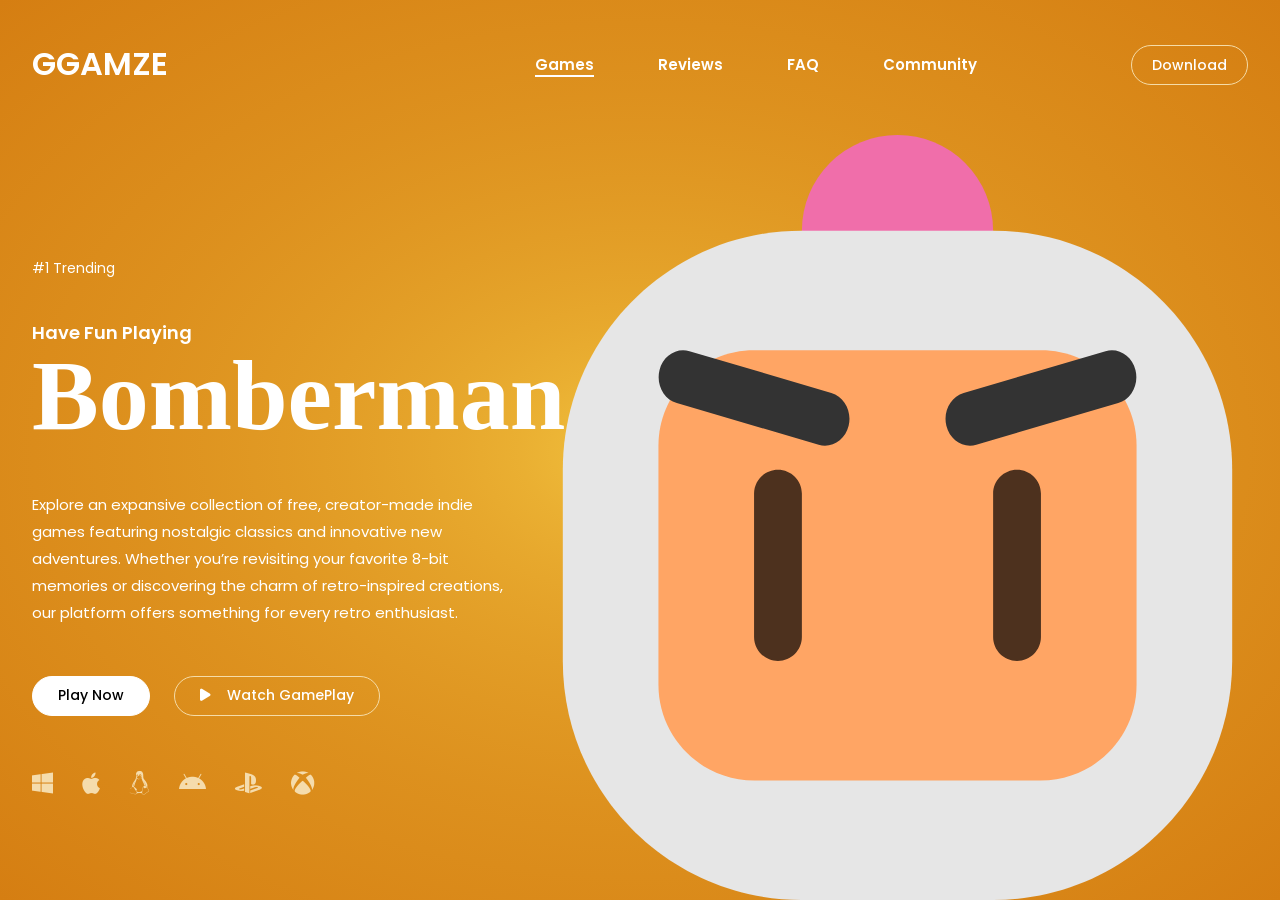
<file: index.html>
<!DOCTYPE html>
<html lang="en">

  <head>
    <meta charset="UTF-8" />
    <meta name="viewport" content="width=device-width, initial-scale=1.0" />
    <title>GGAMZE</title>

    <link rel="stylesheet" href="style.css" />

    <link rel="preconnect" href="https://fonts.googleapis.com" />

    <link rel="preconnect" href="https://fonts.gstatic.com" crossorigin />

    <link
      href="https://fonts.googleapis.com/css2?family=Permanent+Marker&family=Poppins:ital,wght@0,100;0,200;0,300;0,400;0,500;0,600;0,700;0,800;0,900;1,100;1,200;1,300;1,400;1,500;1,600;1,700;1,800;1,900&display=swap"
      rel="stylesheet" />

    <link rel="stylesheet" href="https://cdnjs.cloudflare.com/ajax/libs/font-awesome/6.5.2/css/all.min.css"
      integrity="sha512-SnH5WK+bZxgPHs44uWIX+LLJAJ9/2PkPKZ5QiAj6Ta86w+fsb2TkcmfRyVX3pBnMFcV7oQPJkl9QevSCWr3W6A=="
      crossorigin="anonymous" referrerpolicy="no-referrer" />
  </head>

  <body>
    <section class="hero">
      <div class="main-width">
        <header>
          <div class="logo">
            <h2><a href="divs.html">GGAMZE</a></h2>
          </div>

          <nav>
            <ul>
              <li class="active"><a href="divs.html">Games</a></li>
              <li><a href="#">Reviews</a></li>
              <li><a href="#">FAQ</a></li>
              <li><a href="#">Community</a></li>
              <li class="btn"><a href="#">Download</a></li>
            </ul>
          </nav>
        </header>

        <div class="content">
          <div class="main-text">
            <h6>#1 Trending</h6>
            <h3>Have Fun Playing</h3>
            <h1>Bomberman</h1>
            <p>Explore an expansive collection of free, creator-made indie games featuring nostalgic classics and
              innovative new adventures. Whether you’re revisiting your favorite 8-bit memories or discovering the charm
              of retro-inspired creations, our platform offers something for every retro enthusiast.</p>
            <a href="https://scratch.mit.edu/projects/514282331/" target="_blank">Play Now</a>

            <a href="https://www.youtube.com/watch?v=CZ9Pu9Usk5o" target="_blank" class="cta"><i class="fa-solid fa-play"></i> Watch GamePlay</a>
          </div>

          <div class="social">
            <a href="#"><i class="fa-brands fa-windows"></i></a>
            <a href="#"><i class="fa-brands fa-apple"></i></a>
            <a href="#"><i class="fa-brands fa-linux"></i></a>
            <a href="#"><i class="fa-brands fa-android"></i></a>
            <a href="#"><i class="fa-brands fa-playstation"></i></a>
            <a href="#"><i class="fa-brands fa-xbox"></i></a>
          </div>

          <div class="image">
            <img src="bomberman.svg" />
          </div>
        </div>
      </div>
    </section>
  </body>

</html>
</file>
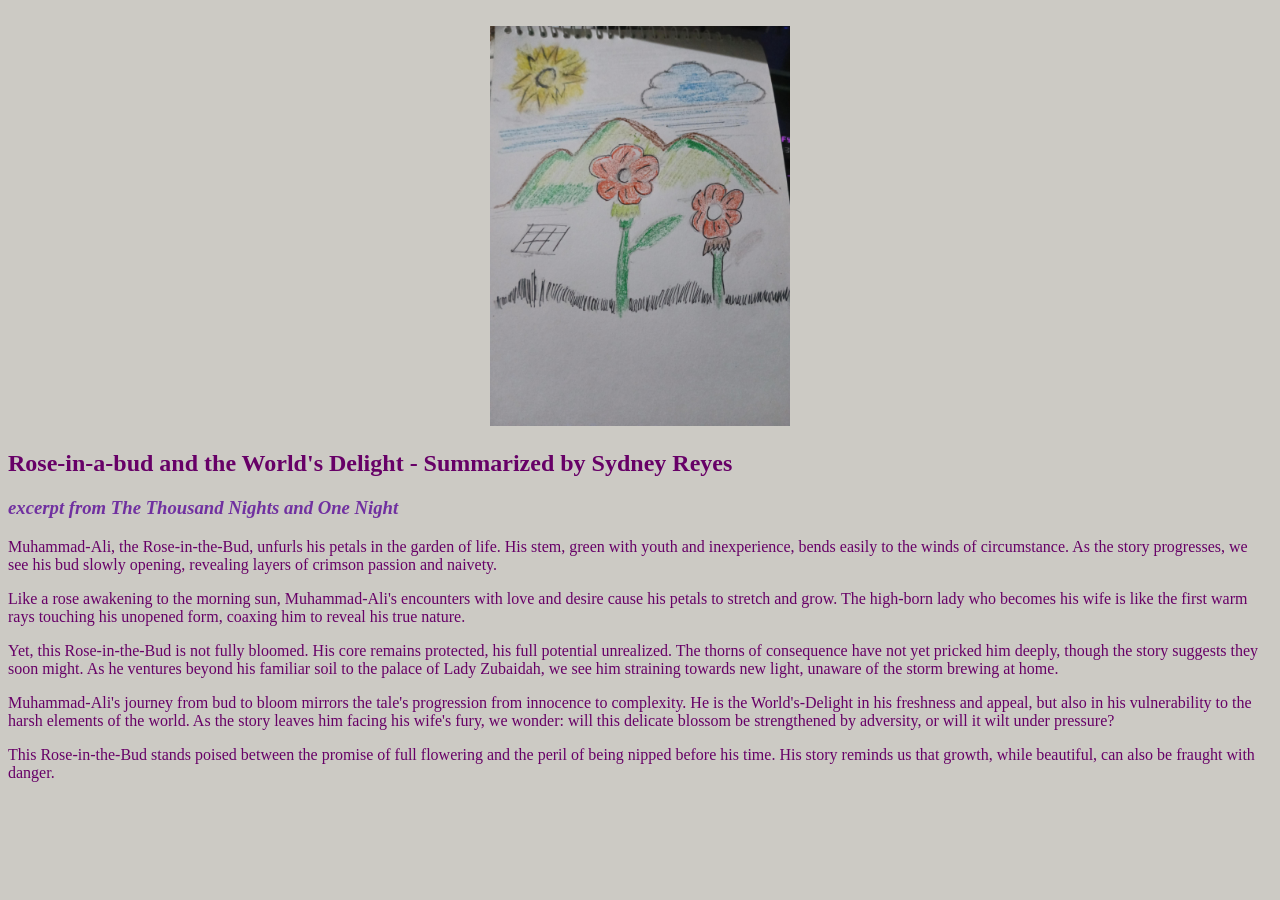
<file: arg.html>
<!DOCTYPE html>
<html lang="en">

<head>
  <meta charset="utf-8">
  <title>Arg</title>
  <link rel="icon" type="image/svg+xml" href="flower.svg">
  <br>

  <!-- This is a CSS Styling-->
  <style type="text/css" media="screen">
    body {
      background-color: #CCCAC4;
    }

    h2 {
      color: #670067;
    }

    h3 {
      color: #7030A0;
    }

    p {
      color: #670067;
    }
  </style>
  <!-- This is a CSS Styling-->

</head>

<body id="ID">

  <center><img src="Flower.jpg" alt="Muhammad Ali Flower" title="Muhammad Ali Flower" width="300px" height="400px" />
  </center>

  <h2 id="header-1">Rose-in-a-bud and the World's Delight - Summarized by Sydney Reyes</h2>
  <h3 id=""><em>excerpt from The Thousand Nights and One Night</em></h3>

  <p>Muhammad-Ali, the Rose-in-the-Bud, unfurls his petals in the garden of life. His stem, green with youth and
    inexperience, bends easily to the winds of circumstance. As the story progresses, we see his bud slowly opening,
    revealing layers of crimson passion and naivety.</p>

  <p>Like a rose awakening to the morning sun, Muhammad-Ali's encounters with love and desire cause his petals to
    stretch and grow. The high-born lady who becomes his wife is like the first warm rays touching his unopened form,
    coaxing him to reveal his true nature. </p>

  <p>Yet, this Rose-in-the-Bud is not fully bloomed. His core remains protected, his full potential unrealized. The
    thorns of consequence have not yet pricked him deeply, though the story suggests they soon might. As he ventures
    beyond his familiar soil to the palace of Lady Zubaidah, we see him straining towards new light, unaware of the
    storm brewing at home.</p>

  <p>Muhammad-Ali's journey from bud to bloom mirrors the tale's progression from innocence to complexity. He is the
    World's-Delight in his freshness and appeal, but also in his vulnerability to the harsh elements of the world. As
    the story leaves him facing his wife's fury, we wonder: will this delicate blossom be strengthened by adversity, or
    will it wilt under pressure?</p>

  <p>This Rose-in-the-Bud stands poised between the promise of full flowering and the peril of being nipped before his
    time. His story reminds us that growth, while beautiful, can also be fraught with danger.</p>
</body>

</html>
</file>
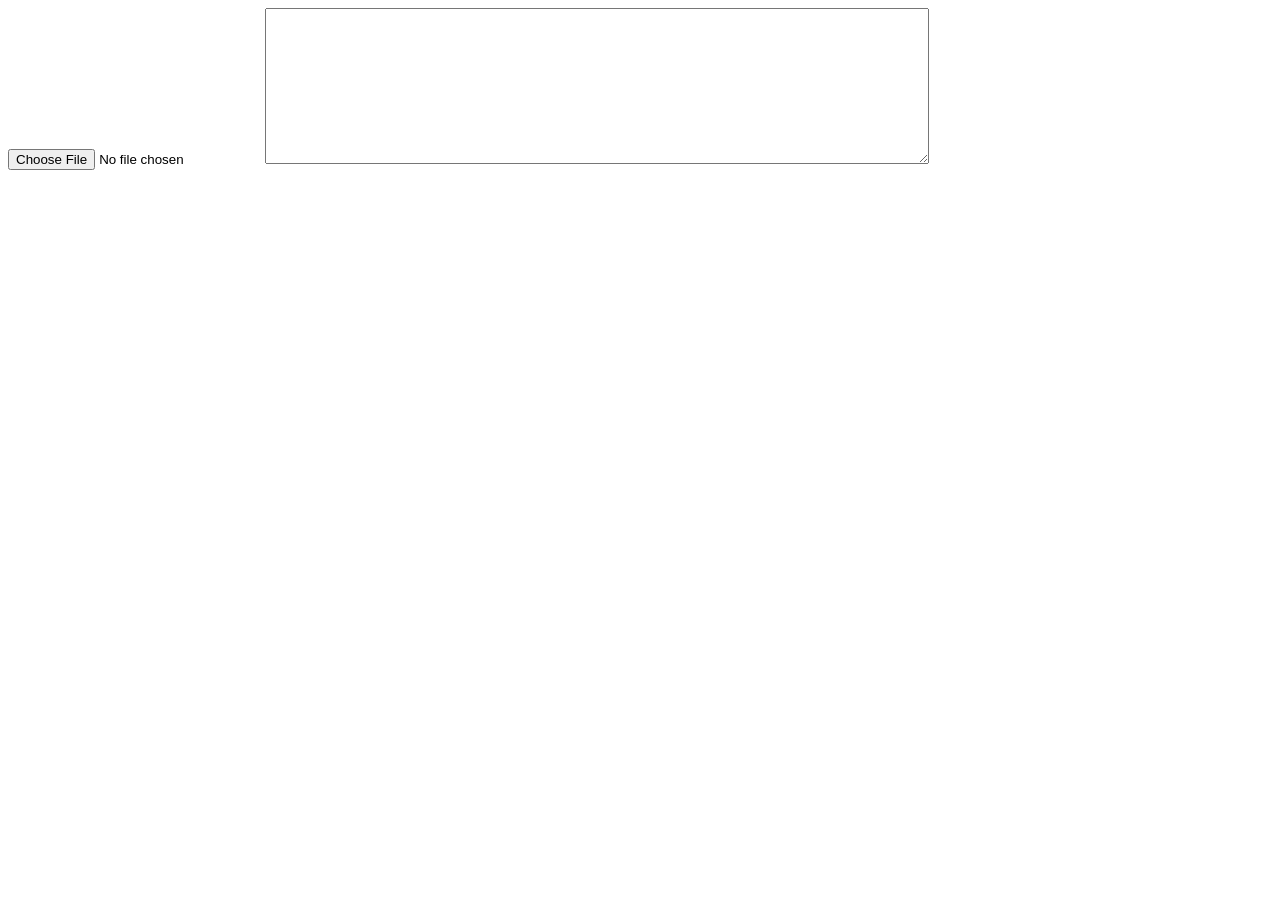
<file: base64.html>
<!DOCTYPE html>
<html lang="en">
<head>
  <meta charset="UTF-8">
  <meta name="viewport" content="width=device-width, initial-scale=1.0">
  <title>Image to Base64</title>
</head>
<body>
  <input type="file" id="inputImage" accept="image/*">
  <textarea id="outputBase64" rows="10" cols="80" readonly></textarea>

  <script>
    document.getElementById('inputImage').addEventListener('change', function(event) {
      const file = event.target.files[0];
      const reader = new FileReader();

      reader.onloadend = function() {
          const base64 = reader.result;
          document.getElementById('outputBase64').value = base64;
      };

      reader.readAsDataURL(file);
    });
  </script>
</body>
</html>
</file>
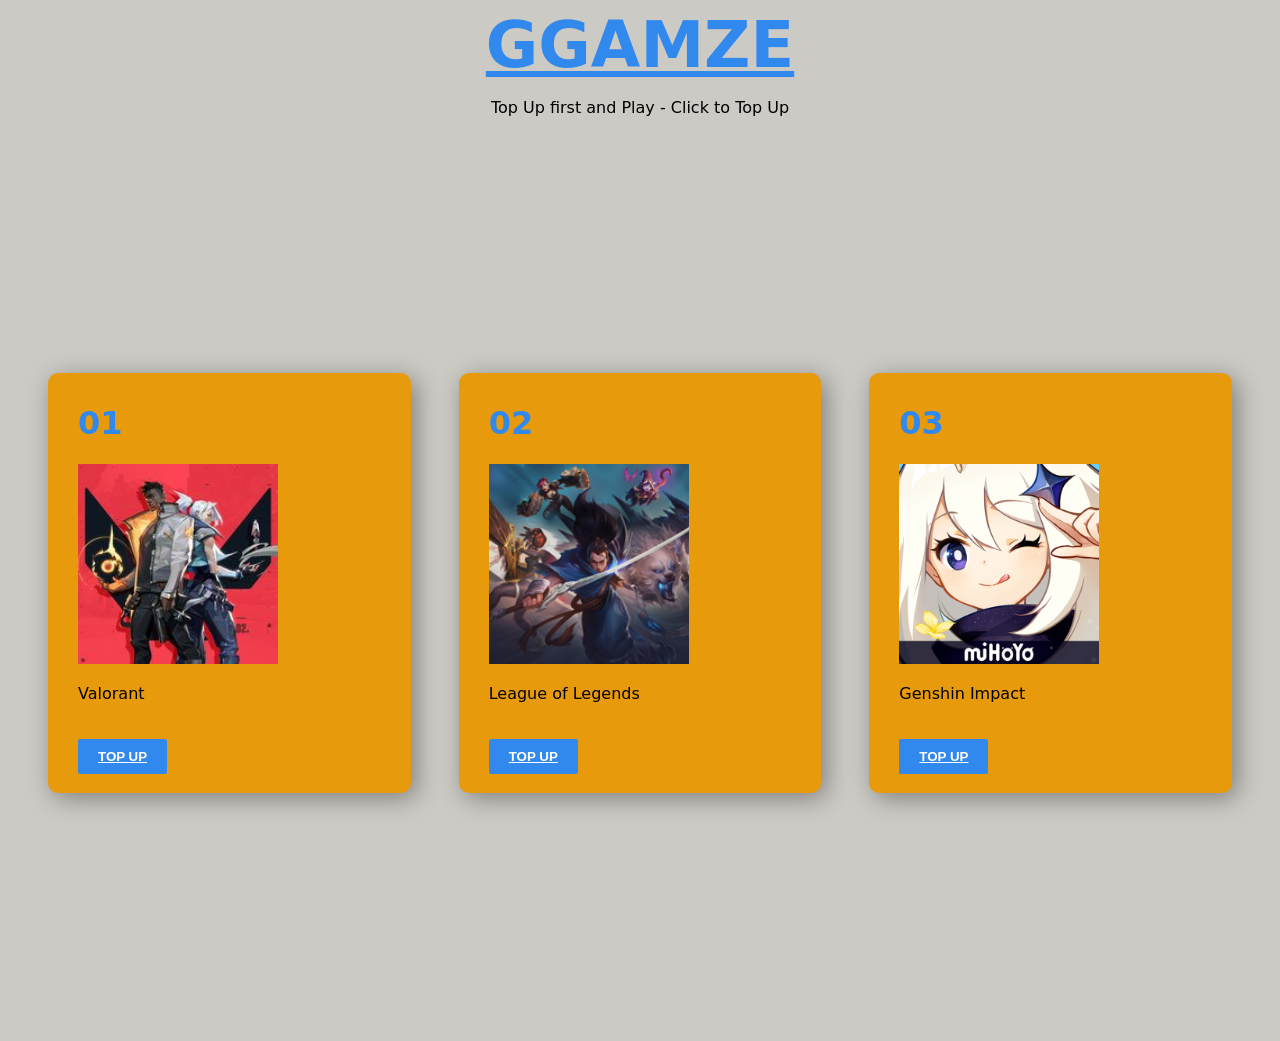
<file: divs.html>
<!DOCTYPE html>
<html lang="en">

<head>
  <meta charset="UTF-8">
  <meta name="viewport" content="width=device-width, initial-scale=1">
  <title>Choose Your Games</title>
  <link href="divs.css" rel="stylesheet">
</head>

<body>
  <h2><a href="index.html" class="linky">GGAMZE</a></h2>
<p align="center">Top Up first and Play - Click to Top Up</p>
  <div class="container">
    <div class="div1">
      <h1>01</h1>
      <img src="images/valo.jpg" height="200px">
      <p>Valorant</p>
      <button><a href="payments-temp.html" target="_blank">Top up</a></button>
    </div>
    <div class="div2">
      <h1>02</h1>
      <img src="images/lol.jpg" height="200px">
      <p>League of Legends</p>
      <button><a href="payments-temp.html" target="_blank">Top up</a></button>
    </div>
    <div class="div3">
      <h1>03</h1>
      <img src="images/GenshinImpactIcon.png" height="200px">
      <p>Genshin Impact</p>
      <button><a href="payments-temp.html" target="_blank">Top up</a></button>
    </div>

  </div>
</body>

</html>
</file>
<file: style.css>
* {
  padding: 0;
  margin: 0;
  box-sizing: border-box;
  font-family: "Poppins", sans-serif;
}

body {
  overflow-x: hidden;
}

.main-width {
  width: 1400px;
  max-width: 95%;
  margin: 0 auto;
}

.hero {
  height: 100%;
  width: 100%;
  min-height: 100vh;
  background: radial-gradient(#f9d349, 20%, #d57e12);
  position: relative;
}

.hero header .logo h2 a {
  display: block;
  font-size: 32px;
  font-weight: 600;
  text-decoration: none;
  color: #fff;
}

.hero header {
  display: flex;
  align-items: center;
  justify-content: space-between;
  padding: 40px 0 30px;
}

nav ul li {
  list-style: none;
  display: inline-block;
}

nav ul li a {
  text-decoration: none;
  color: white;
  margin-left: 60px;
  font-size: 15px;
  font-weight: 600;
  border-bottom: 2px solid transparent;
  transition: 0.4s;
}

nav ul li:not(:last-child) a:hover,
nav ul li:not(:last-child) a:focus {
  border-bottom: 2px solid white;
}

nav ul li.active a {
  border-bottom: 2px solid white;
}

nav ul li.btn a {
  background: transparent;
  color: white;
  border: 1px solid #f5dca8;
  padding: 9px 20px;
  border-radius: 30px;
  line-height: 1.4;
  font-size: 14px;
  font-weight: 500;
  margin-left: 150px;
}

nav ul li.btn:hover a {
  border: 1px solid white;
  color: black;
  background: white;
  transition: 0.4s;
}

.content {
  padding-top: 140px;
}

.content .main-text {
  position: relative;
  z-index: 2;
  margin-bottom: 50px;
}

.content .main-text h6 {
  font-size: 14px;
  font-weight: 400;
  color: white;
  margin-bottom: 40px;
}

.content .main-text h1 {
  font-size: 100px;
  line-height: 1;
  color: white;
  margin: 0px 0px 45px;
  font-family: "Permanent MArker", cursive;
}

.content .main-text h3 {
  font-size: 18px;
  font-weight: 600;
  color: white;
}

.content .main-text p {
  max-width: 100%;
  width: 480px;
  color: white;
  line-height: 1.8;
  font-size: 15px;
  margin-bottom: 50px;
}

.content .main-text a {
  display: inline-block;
  text-decoration: none;
  color: black;
  background: #fff;
  border: 1px solid white;
  padding: 9px 25px;
  line-height: 1.4;
  border-radius: 30px;
  font-size: 14px;
  font-weight: 500;
}

.content .main-text a:hover {
  transform: scale(1.2);
  border: 1px solid #f5dca8;
  background: transparent;
  color: white;
  transition: 0.4s;
}

.content .main-text a.cta {
  border: 1px solid #f5dca8;
  color: white;
  background: transparent;
  margin-left: 20px;
}

.content .main-text a.cta i {
  margin-right: 12px;
}

.content .main-text a.cta:hover {
  color: black;
  background: white;
  border: 1px solid white;
  transition: 0.4s;
}

.content .social {
  position: relative;
  z-index: 2;
  margin-bottom: 200px;
  padding-bottom: 40px;
}

.content .social a {
  display: inline-block;
  color: #f5dcac;
  margin-right: 25px;
  font-size: 24px;
}

.content .social a:hover {
  transform: scale(1.2);
  transition: 0.4s;
  color: white;
}

.image {
  position: absolute;
  width: 100%;
  height: 85%;
  bottom: 0;
  right: 0;
  text-align: right;
}

.image img {
  height: 100%;
}
</file>
<file: divs.css>
body {
  background-color: #cccac4ff;
  /*F3F1F1CC*/
  font-family: system-ui, -apple-system, BlinkMacSystemFont, 'Segoe UI', Roboto, Oxygen, Ubuntu, Cantarell, 'Open Sans', 'Helvetica Neue', sans-serif;
}

.linky {
  color: #3289ED;
}

a {
  color: white;
}

.container {
  display: flex;
  height: 100vh;
  align-items: center;
  gap: 3em;
  flex-grow: 1;
  padding: 0 40px;
}

.div1,
.div2,
.div3 {
  width: 21em;
  height: 25em;
  background-color: #e79b0c;
  box-shadow: 5px 5px 25px #0000005F;
  padding: 10px 30px;
  border-radius: 10px;
}

h1,
h2 {
  color: #3289ED;
}

h2 {
  text-align: center;
  font-size: 4rem;
  margin: 0;
}

button {
  padding: 10px 20px;
  background-color: #3289ED;
  border: none;
  cursor: pointer;
  border-radius: 2px;
  text-transform: uppercase;
  font-weight: bold;
  margin-top: 20px;
  color: #FFFFFF;
  transition: 02s;
}


@media(max-width: 1200px) {
  .container {
    height: 100%;
    flex-direction: column;
  }

  .div1,
  .div2 .div3 {
    max-width: 80%;
    padding: 50px 30px;
  }

  h2 {
    font-size: 3rem;
    margin: 1.5rem;

  }
}
</file>
